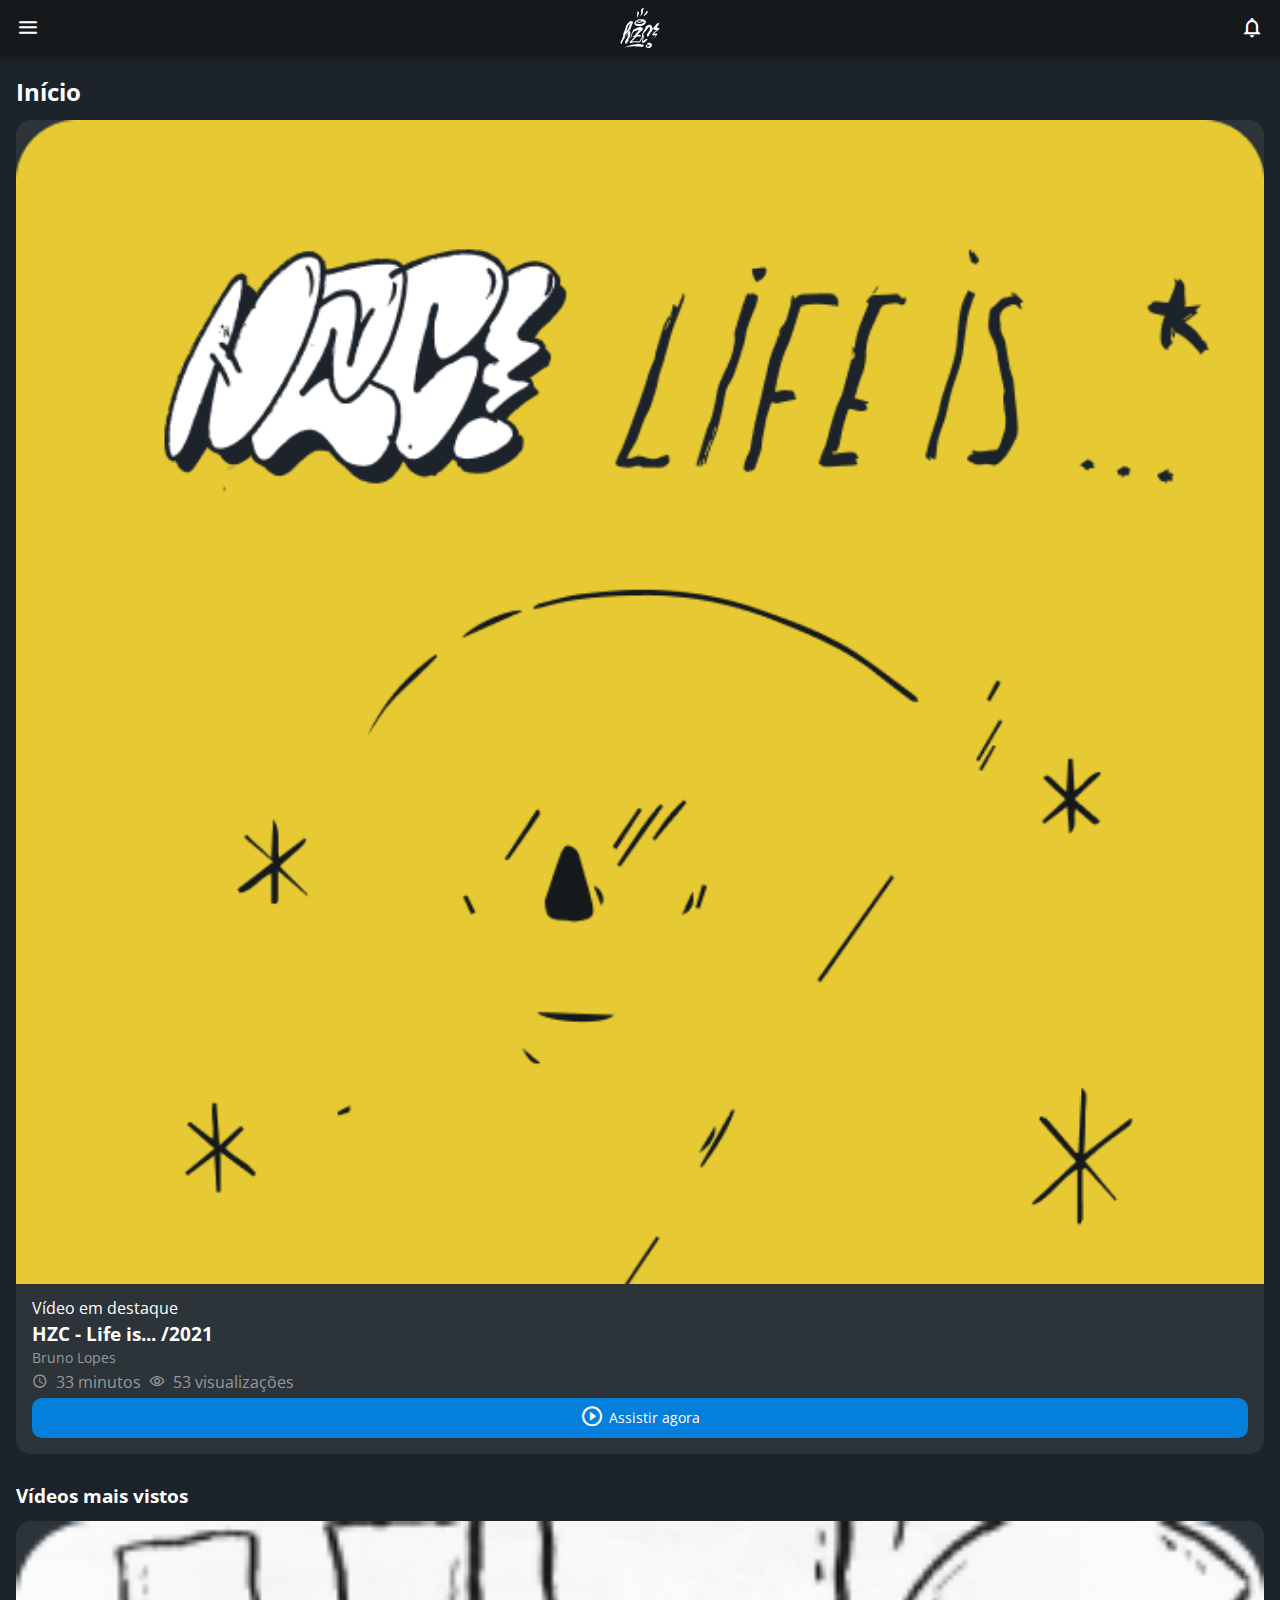
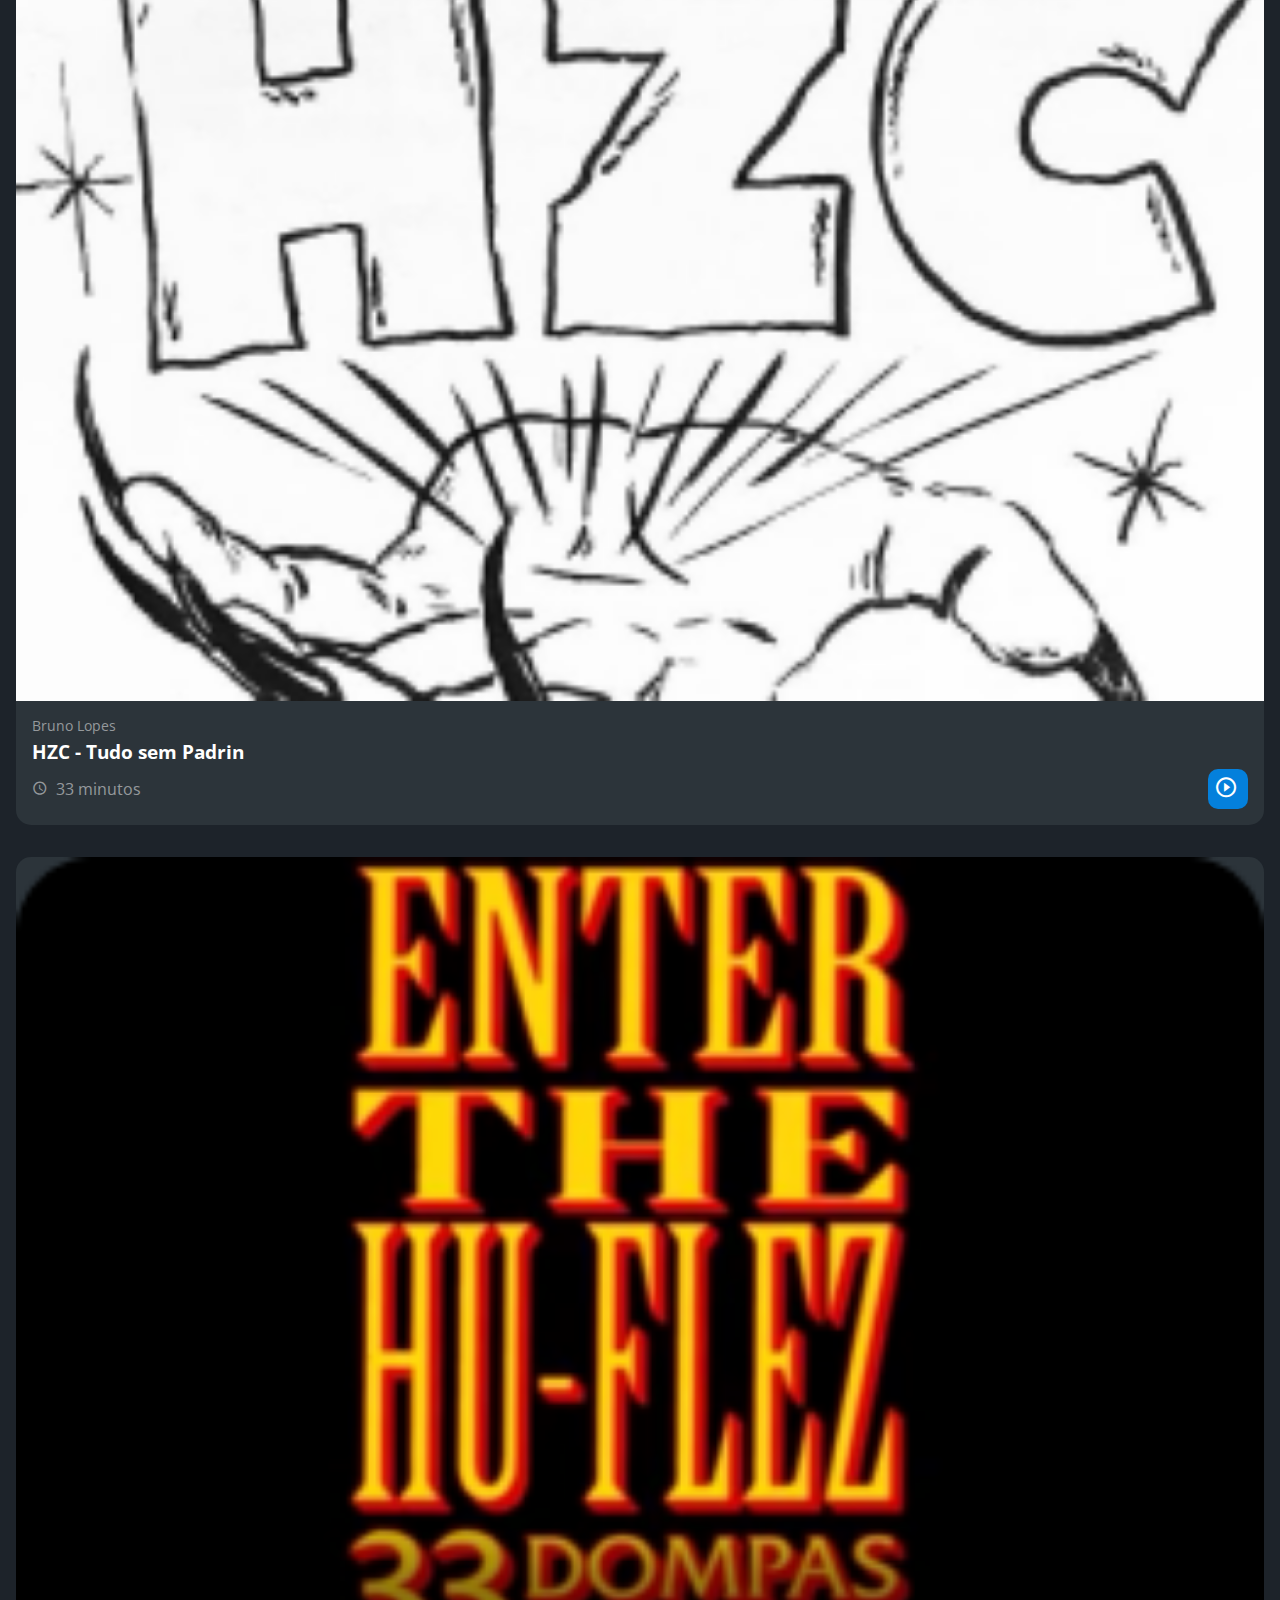
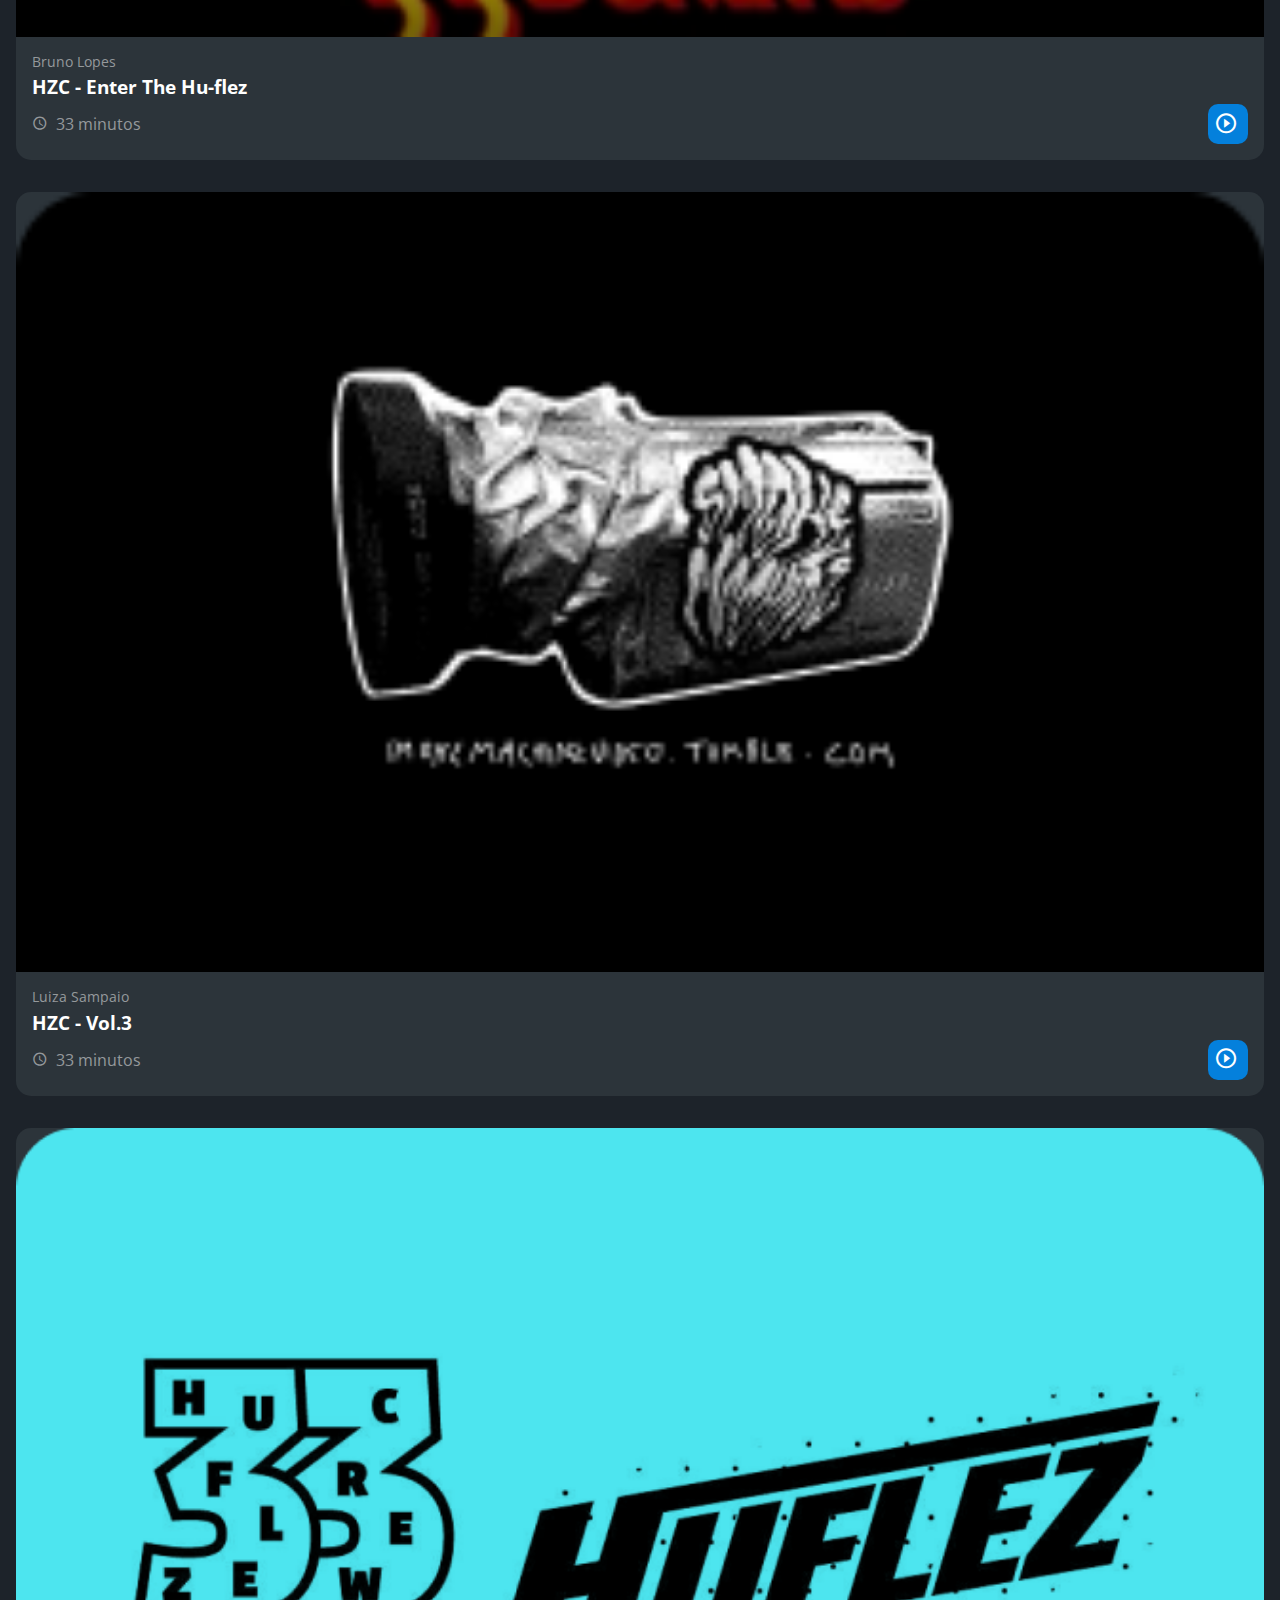
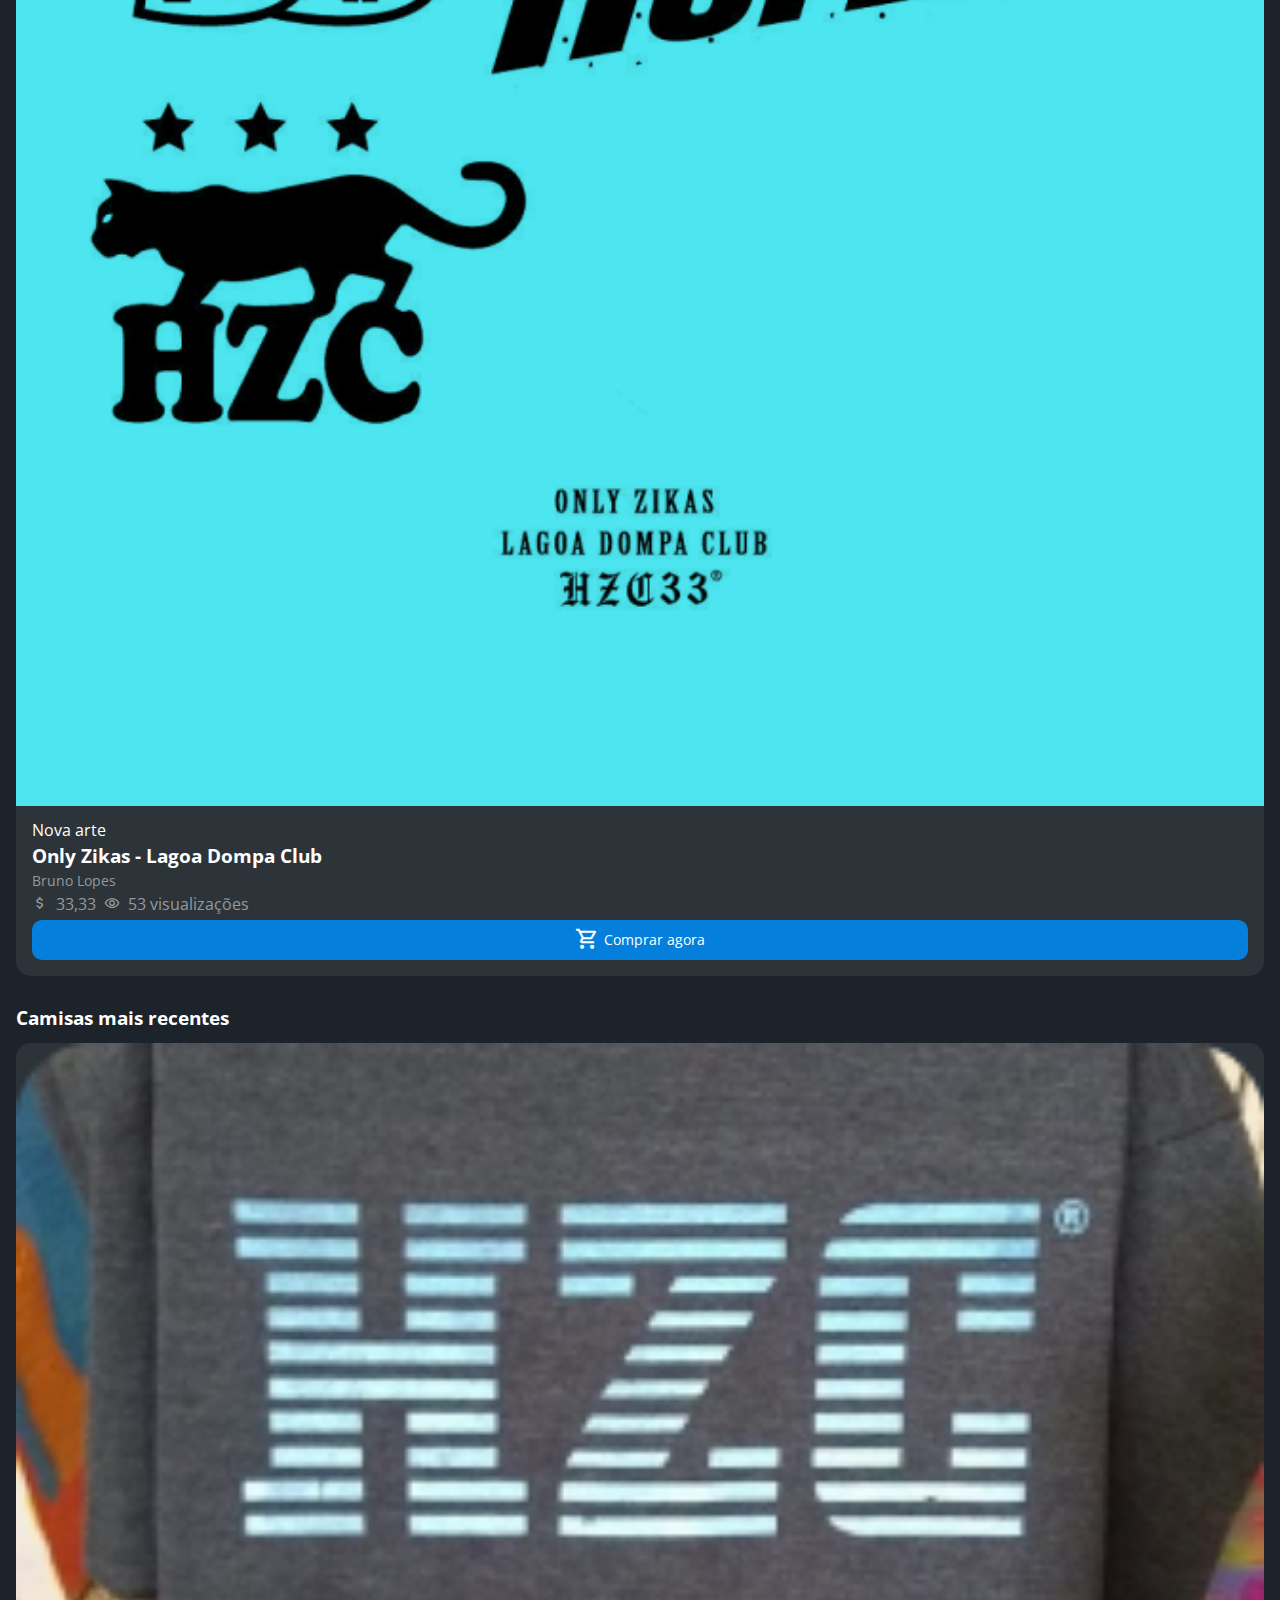
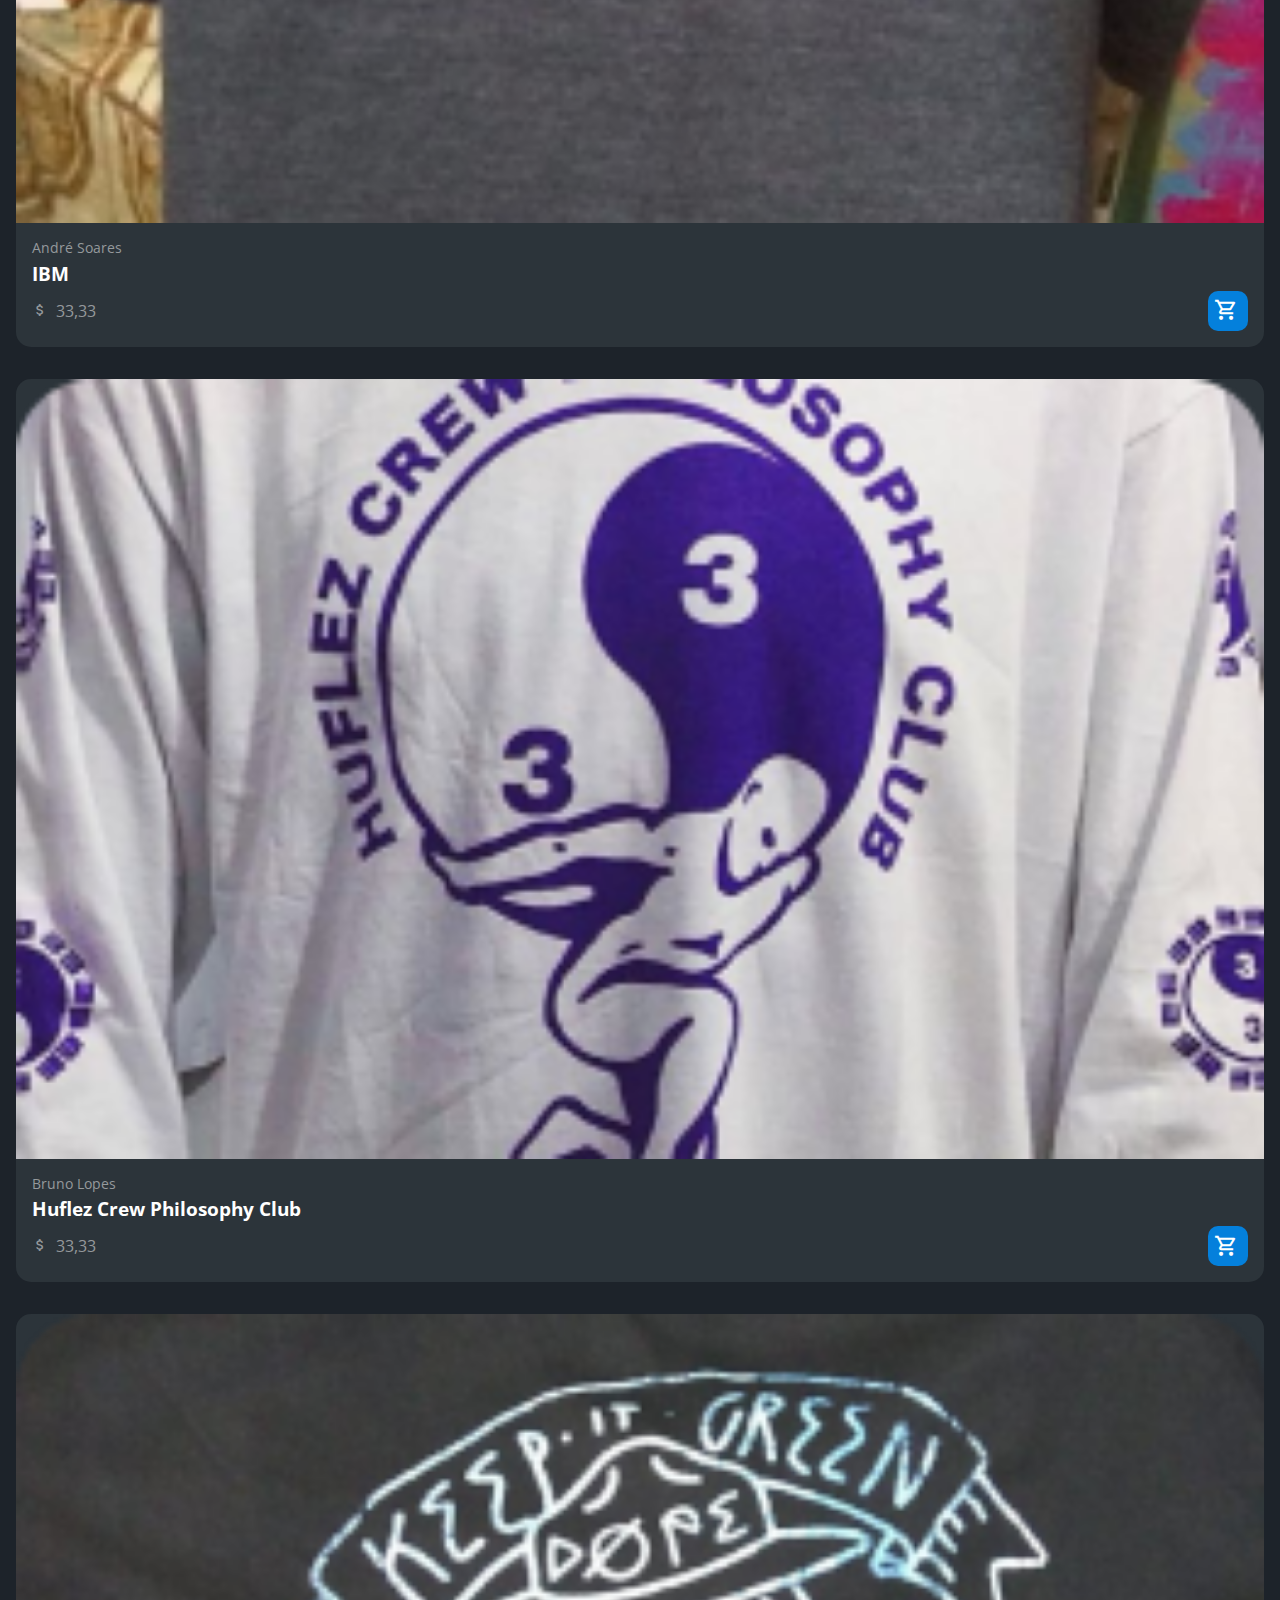
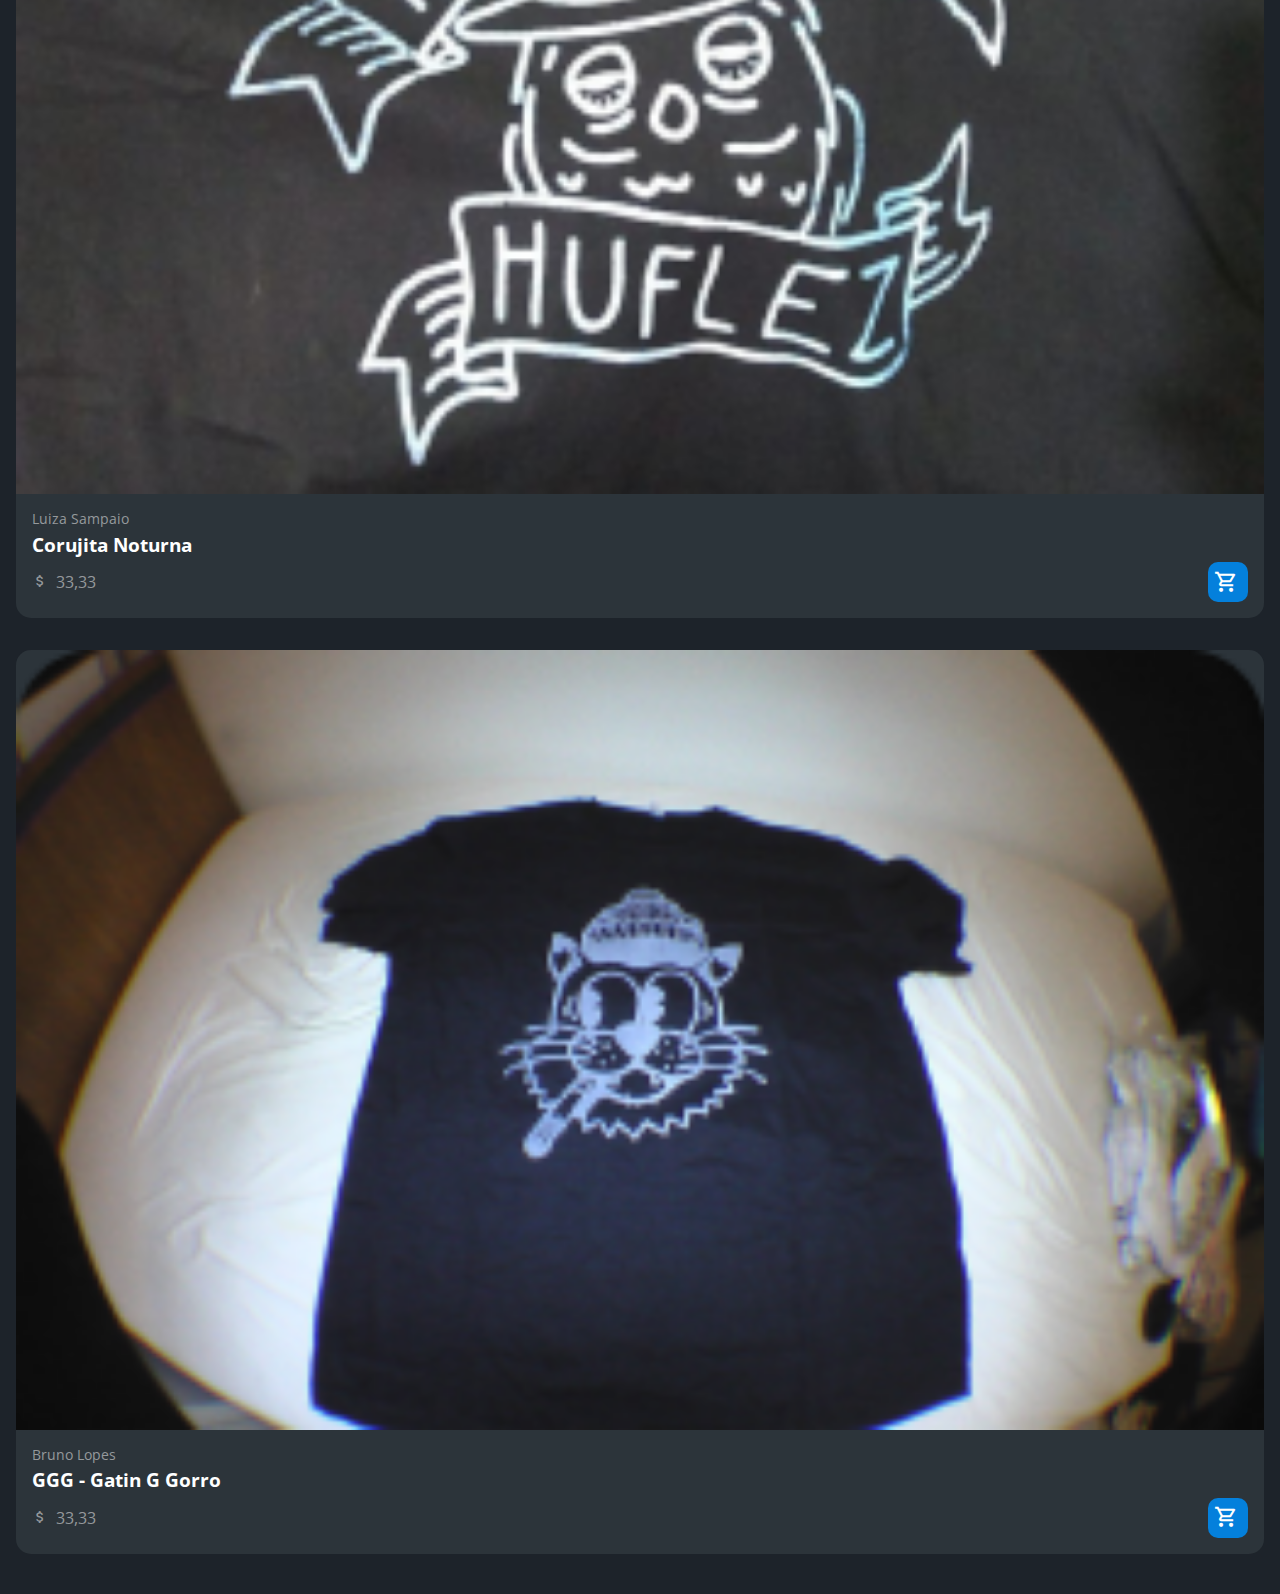
<file: index.html>
<!DOCTYPE html>
<html lang="pt-br">
<head>
    <meta charset="UTF-8">
    <meta name="viewport" content="width=device-width, initial-scale=1.0">
    <title>HZC | Home</title>
    <link rel="preconnect" href="https://fonts.googleapis.com">
    <link rel="preconnect" href="https://fonts.gstatic.com" crossorigin>
    <link rel="stylesheet" href="https://fonts.googleapis.com/css2?family=Open+Sans:wght@400;600;700&display=swap">
    <link rel="stylesheet" href="./assets/css/reset.css">
    <link rel="stylesheet" href="./assets/css/estilos.css">
</head>
<body>
    
    <header class="cabecalho">
        
        <button class="cabecalho__menu" area-labe="Menu"><i></i></button>
        <img class="cabecalho__logo" src="./assets/img/logo.svg" alt="Logotipo da HZC">

        <p class="cabecalho__perfil">Bruno Lopes</p>


        
        <button class="cabecalho__notificacao" area-label="Notificação"><i></i></button>
        
    </header>

    <nav class="menu-lateral">
        <img src="./assets/img/logo.svg" alt="Logotipo da HZC" class="menu-lateral__logo">
        <a href="#" class="menu-lateral__link menu-lateral__link--inicio menu-lateral__link--ativo">Início</a>
        <a href="#" class="menu-lateral__link menu-lateral__link--videos">Vídeos</a>
        <a href="picos.html" class="menu-lateral__link menu-lateral__link--picos">Picos</a>
        <a href="#" class="menu-lateral__link menu-lateral__link--integrantes">Integrantes</a>
        <a href="#" class="menu-lateral__link menu-lateral__link--camisas">Camisas</a>
        <a href="#" class="menu-lateral__link menu-lateral__link--pinturas">Pinturas</a>
    </nav>

    <main class="principal">
        <h2 class="titulo-pagina">Início</h2>
        <article class="cartao cartao--destaque video-destaque">
           <img src="./assets/img/banner-mobile_1.png" alt="Banner do cartão" class="cartao__imagem cartao_imagem--mobile">
           <img src="./assets/img/banner_1.png" alt="Banner do cartão" class="cartao__imagem cartao_imagem--desktop">
           <div class="cartao__conteudo">
                <p class="catao__destaque">Vídeo em destaque</p>
                <h3 class="cartao__titulo">HZC - Life is... /2021</h3>
                <p class="cartao__perfil">Bruno Lopes</p>
                <p class="cartao__info cartao__info--tempo">33 minutos</p>
                <p class="cartao__info cartao__info--visualizacao">53 visualizações</p>
                <button class="cartao__botao cartao__botao--play cartao__botao--destaque">Assistir agora</button>
           </div> 
        </article>

        <article class=" cartao cartao--recentes videos-recentes">
            <h3 class="cartao__titulo">Vídeos recentes</h3>
            <a href="#" class="cartao__link">Ver todos</a>
            <ul class="cartao__lista">
                <li class="cartao__item">
                    <img src="assets/img/miniatura_1.png" alt="Thumbnail" class="cartao__item-thumbnail">
                    <h4 class="cartao__item-titulo">HZC - Love Machine</h4>
                    <p class="cartao__item-perfil">Júlia Fonseca</p>
                </li>
                
                <li class="cartao__item">
                    <img src="assets/img/miniatura_2.png" alt="Thumbnail" class="cartao__item-thumbnail">
                    <h4 class="cartao__item-titulo">HZC - VOL.3</h4>
                    <p class="cartao__item-perfil">Júlia Fonseca</p>
                </li>
                
                <li class="cartao__item">
                    <img src="assets/img/miniatura_3.png" alt="Thumbnail" class="cartao__item-thumbnail">
                    <h4 class="cartao__item-titulo">HZC - Pescaria na Urca</h4>
                    <p class="cartao__item-perfil">Júlia Fonseca</p>
                </li>
                
                <li class="cartao__item">
                    <img src="assets/img/miniatura_4.png" alt="Thumbnail" class="cartao__item-thumbnail">
                    <h4 class="cartao__item-titulo">Vidalocagi - Guerreiros do Asfalto</h4>
                    <p class="cartao__item-perfil">Júlia Fonseca</p>
                </li>
                
                <li class="cartao__item">
                    <img src="assets/img/miniatura_5.png" alt="Thumbnail" class="cartao__item-thumbnail">
                    <h4 class="cartao__item-titulo">Vidalocagi - Não importa o nível</h4>
                    <p class="cartao__item-perfil">Júlia Fonseca</p>
                </li>
            </ul>

        </article>
        
        <section class="secao secao-videos">
            <h3 class="titulo-secao">Vídeos mais vistos</h3>
            <article class="cartao cartao--destaque">
                <img src="./assets/img/video_1.png" alt="Vídeo" class="cartao__imagem">
                <div class="cartao__conteudo">
                    <p class="cartao__perfil">Bruno Lopes</p> 
                    <h3 class="cartao__titulo">HZC - Tudo sem Padrin</h3>
                     <p class="cartao__info cartao__info--tempo">33 minutos</p>
                     <button class="cartao__botao cartao__botao--play" aria-label="Assistir agora"></button>
                </div> 
             </article>

             <article class="cartao cartao--destaque">
                <img src="./assets/img/video_2.png" alt="Vídeo" class="cartao__imagem">
                <div class="cartao__conteudo">
                    <p class="cartao__perfil">Bruno Lopes</p> 
                    <h3 class="cartao__titulo">HZC - Enter The Hu-flez</h3>
                     <p class="cartao__info cartao__info--tempo">33 minutos</p>
                     <button class="cartao__botao cartao__botao--play" aria-label="Assistir agora"></button>
                </div> 
             </article>

             <article class="cartao cartao--destaque">
                <img src="./assets/img/video_4.png" alt="Vídeo" class="cartao__imagem">
                <div class="cartao__conteudo">
                    <p class="cartao__perfil">Luiza Sampaio</p> 
                    <h3 class="cartao__titulo">HZC - Vol.3</h3>
                     <p class="cartao__info cartao__info--tempo">33 minutos</p>
                     <button class="cartao__botao cartao__botao--play" aria-label="Assistir agora"></button>
                </div> 
             </article>

        </section>

        <article class=" cartao cartao--recentes artes-recentes">
            <h3 class="cartao__titulo">Nova arte</h3>
            <a href="#" class="cartao__link">Ver todos</a>
            <ul class="cartao__lista">
                <li class="cartao__item">
                    <img src="assets/img/nova-arte_01.png" alt="Thumbnail" class="cartao__item-thumbnail">
                    <h4 class="cartao__item-titulo">Sem título 01</h4>
                    <p class="cartao__item-perfil">Antonio Tebyriçá</p>
                </li>
                
                <li class="cartao__item">
                    <img src="assets/img/nova-arte_02.png" alt="Thumbnail" class="cartao__item-thumbnail">
                    <h4 class="cartao__item-titulo">Sem título 02</h4>
                    <p class="cartao__item-perfil">Antonio Tebyriçá</p>
                </li>
                
                <li class="cartao__item">
                    <img src="assets/img/nova-arte_03.png" alt="Thumbnail" class="cartao__item-thumbnail">
                    <h4 class="cartao__item-titulo">Segurança</h4>
                    <p class="cartao__item-perfil">Raphael Gibson</p>
                </li>
                
                <li class="cartao__item">
                    <img src="assets/img/nova-arte_04.png" alt="Thumbnail" class="cartao__item-thumbnail">
                    <h4 class="cartao__item-titulo">Malunguisse</h4>
                    <p class="cartao__item-perfil">Carolina Canavaro</p>
                </li>
                
                <li class="cartao__item">
                    <img src="assets/img/nova-arte_05.png" alt="Thumbnail" class="cartao__item-thumbnail">
                    <h4 class="cartao__item-titulo">Coroa da converse</h4>
                    <p class="cartao__item-perfil">Nikolas de Murtas</p>
                </li>

                <li class="cartao__item">
                    <img src="assets/img/nova-arte_06.png" alt="Thumbnail" class="cartao__item-thumbnail">
                    <h4 class="cartao__item-titulo">Segurança</h4>
                    <p class="cartao__item-perfil">Raphael Gibson</p>
                </li>

                <li class="cartao__item">
                    <img src="assets/img/nova-arte_07.png" alt="Thumbnail" class="cartao__item-thumbnail">
                    <h4 class="cartao__item-titulo">Sem título 03</h4>
                    <p class="cartao__item-perfil">Antonio Tebyriçá</p>
                </li>
            </ul>
            
        </article>

        <article class="cartao cartao--destaque destaque-arte">
           <img src="./assets/img/banner-mobile_2.png" alt="Banner do cartão" class="cartao__imagem cartao_imagem--mobile">
           <img src="./assets/img/banner_2.png" alt="Banner do cartão" class="cartao__imagem cartao_imagem--desktop">
           <div class="cartao__conteudo">
                <p class="catao__destaque">Nova arte</p>
                <h3 class="cartao__titulo">Only Zikas - Lagoa Dompa Club</h3>
                <p class="cartao__perfil">Bruno Lopes</p>
                <p class="cartao__info cartao__info--moeda">33,33 </p>
                <p class="cartao__info cartao__info--visualizacao">53 visualizações</p>
                <button class="cartao__botao cartao__botao--compra cartao__botao--destaque">Comprar agora</button>
           </div> 
        </article>

        <section class="secao secao-produtos">
            <h3 class="titulo-secao">Camisas mais recentes</h3>
            <article class="cartao cartao--destaque">
                <img src="./assets/img/produto_1.png" alt="Camisa" class="cartao__imagem">
                <div class="cartao__conteudo">
                    <p class="cartao__perfil">André Soares</p> 
                    <h3 class="cartao__titulo">IBM</h3>
                     <p class="cartao__info cartao__info--moeda">33,33</p>
                     <button class="cartao__botao cartao__botao--compra" aria-label="Comprar agora"></button>
                </div> 
             </article>

             <article class="cartao cartao--destaque">
                <img src="./assets/img/produto_2.png" alt="Camisa" class="cartao__imagem">
                <div class="cartao__conteudo">
                    <p class="cartao__perfil">Bruno Lopes</p> 
                    <h3 class="cartao__titulo">Huflez Crew Philosophy Club</h3>
                     <p class="cartao__info cartao__info--moeda">33,33</p>
                     <button class="cartao__botao cartao__botao--compra" aria-label="Comprar agora"></button>
                </div> 
             </article>

             <article class="cartao cartao--destaque">
                <img src="./assets/img/produto_3.png" alt="Camisa" class="cartao__imagem">
                <div class="cartao__conteudo">
                    <p class="cartao__perfil">Luiza Sampaio</p> 
                    <h3 class="cartao__titulo">Corujita Noturna</h3>
                     <p class="cartao__info cartao__info--moeda">33,33</p>
                     <button class="cartao__botao cartao__botao--compra" aria-label="Comprar agora"></button>
                </div> 
             </article>

             <article class="cartao cartao--destaque">
                <img src="./assets/img/produto_4.png" alt="Camisa" class="cartao__imagem">
                <div class="cartao__conteudo">
                    <p class="cartao__perfil">Bruno Lopes</p> 
                    <h3 class="cartao__titulo">GGG - Gatin G Gorro</h3>
                     <p class="cartao__info cartao__info--moeda">33,33</p>
                     <button class="cartao__botao cartao__botao--compra" aria-label="Comprar agora"></button>
                </div> 
             </article>
        </section>

    </main>

    <script src="index.js"></script>

</body>
</html>
</file>
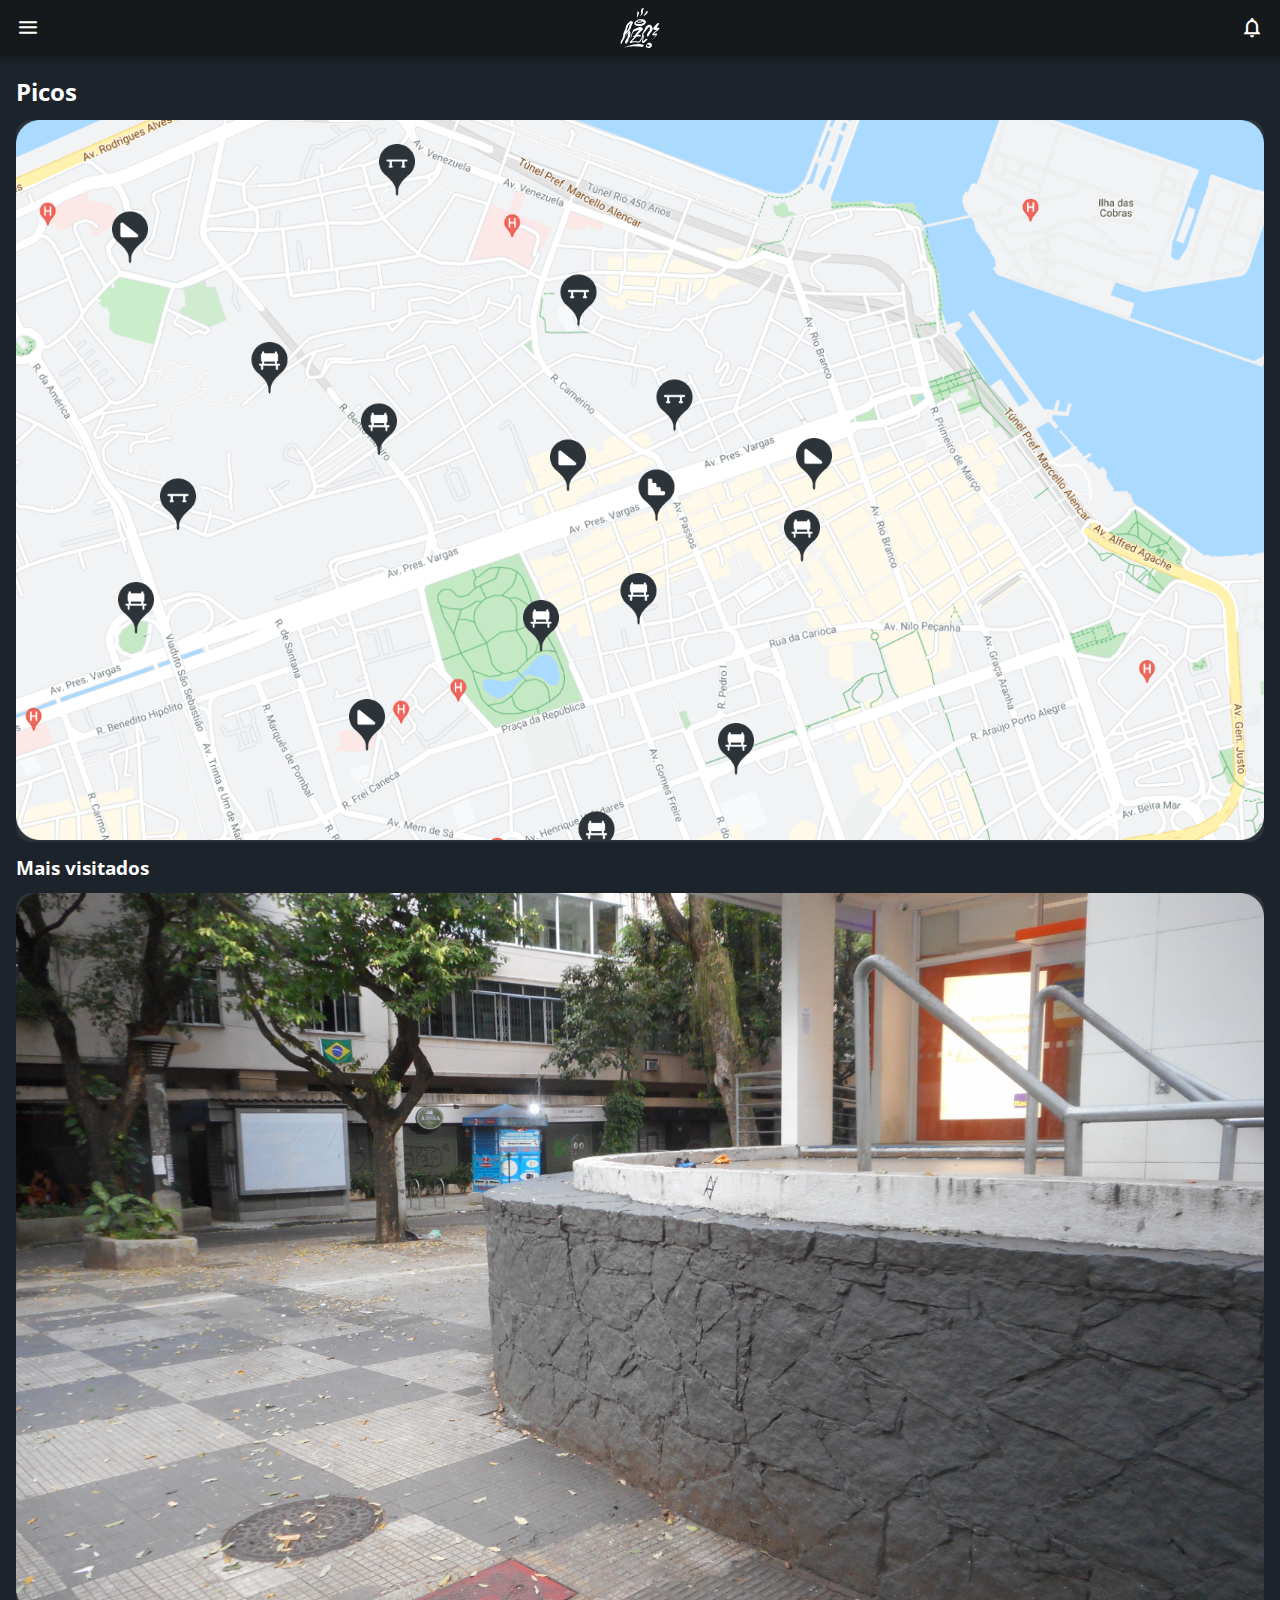
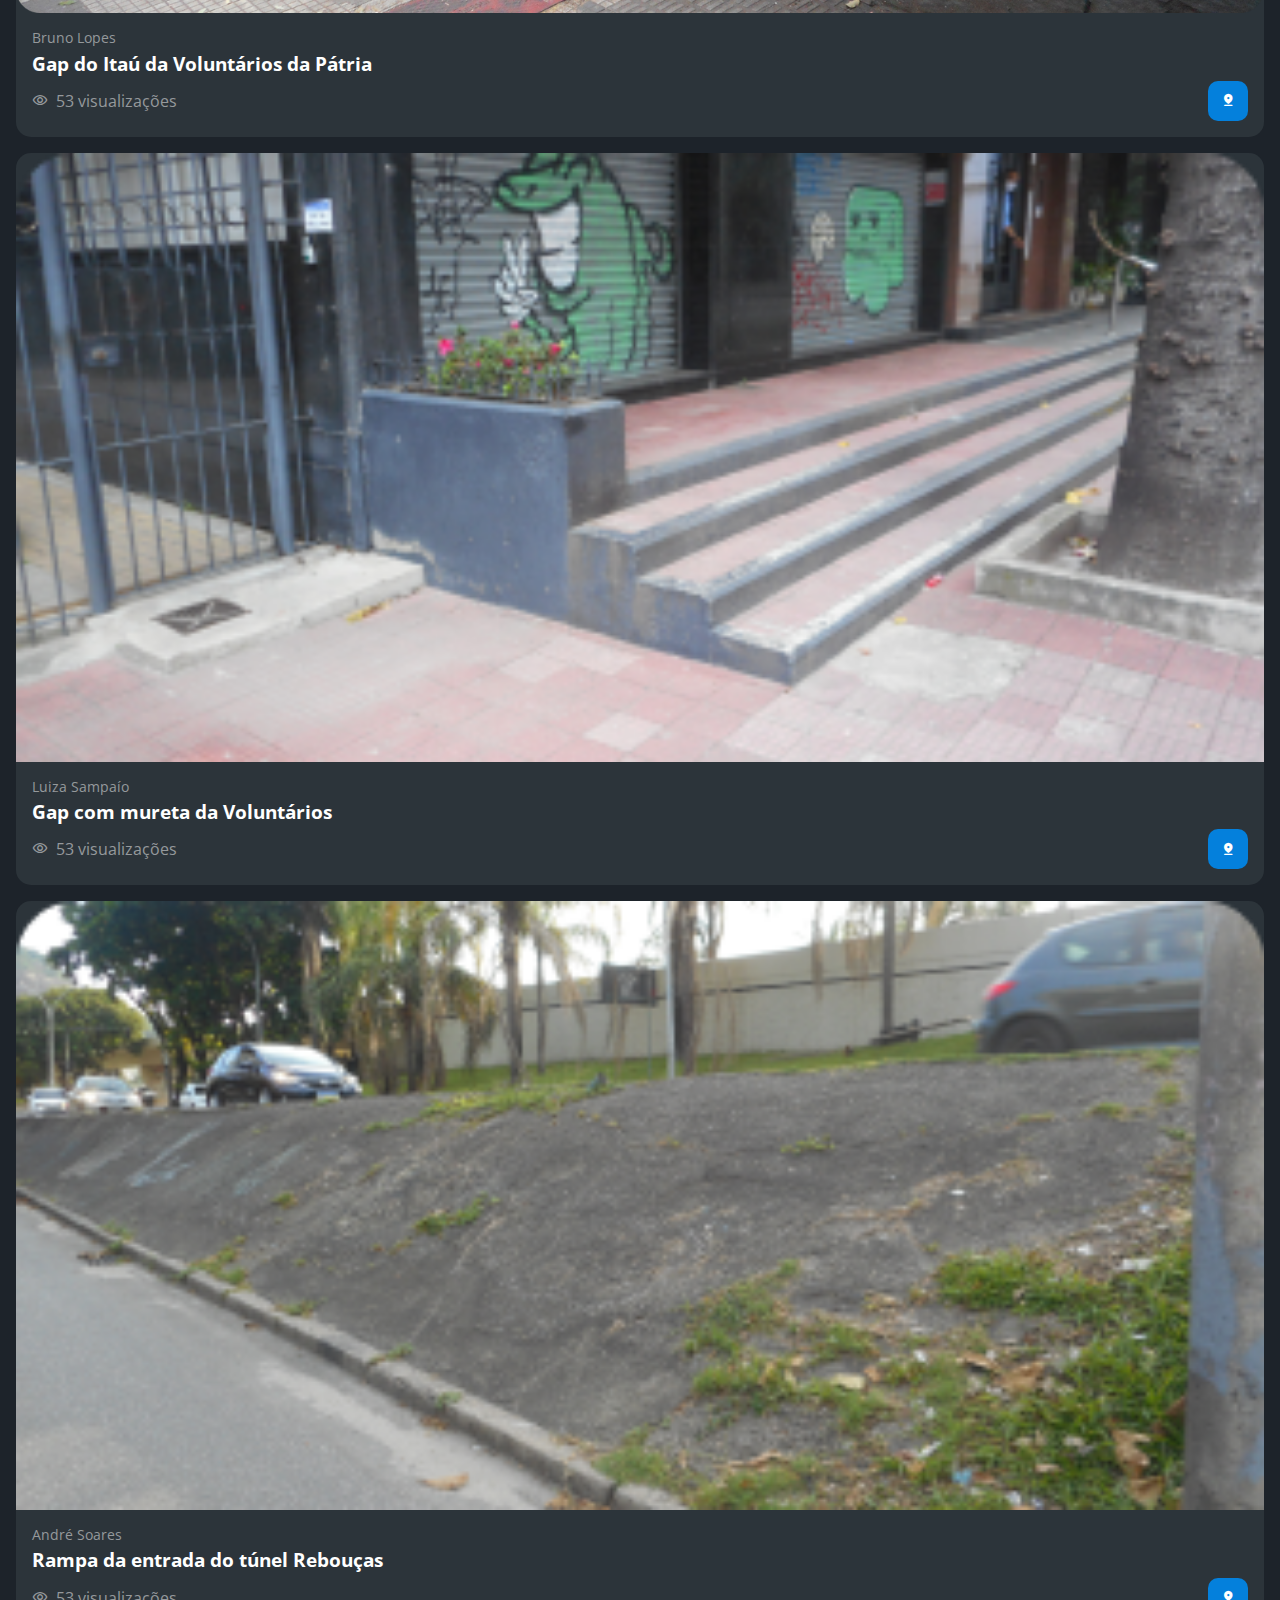
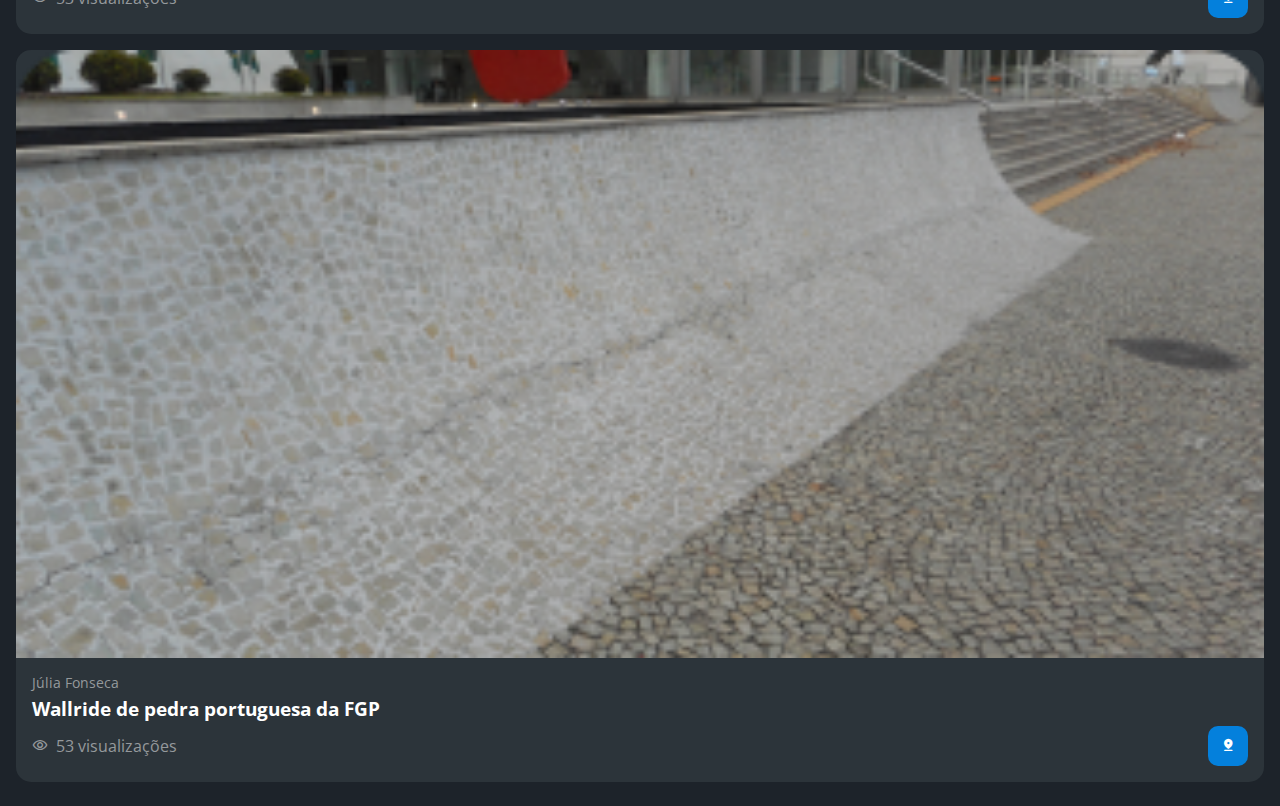
<file: picos.html>
<!DOCTYPE html>
<html lang="pt-br">
<head>
    <meta charset="UTF-8">
    <meta name="viewport" content="width=device-width, initial-scale=1.0">
    <title>HZC|Picos</title>
    <link rel="preconnect" href="https://fonts.googleapis.com">
    <link rel="preconnect" href="https://fonts.gstatic.com" crossorigin>
    <link rel="stylesheet" href="https://fonts.googleapis.com/css2?family=Open+Sans:wght@400;600;700&display=swap">
    <link rel="stylesheet" href="./assets/css/reset.css">
    <link rel="stylesheet" href="./assets/css/estilos.css">
</head>
<body>
    
    <header class="cabecalho">
        
        <button class="cabecalho__menu" area-labe="Menu"><i></i></button>
        <img class="cabecalho__logo" src="./assets/img/logo.svg" alt="Logotipo da HZC">

        <p class="cabecalho__perfil">Bruno Lopes</p>

        <button class="cabecalho__notificacao" area-label="Notificação"><i></i></button>

        
    </header>

    <nav class="menu-lateral">
        <img src="./assets/img/logo.svg" alt="Logotipo da HZC" class="menu-lateral__logo">
        <a href="index.html" class="menu-lateral__link menu-lateral__link--inicio menu-lateral__link--ativo">Início</a>
        <a href="#" class="menu-lateral__link menu-lateral__link--videos">Vídeos</a>
        <a href="#" class="menu-lateral__link menu-lateral__link--picos">Picos</a>
        <a href="#" class="menu-lateral__link menu-lateral__link--integrantes">Integrantes</a>
        <a href="#" class="menu-lateral__link menu-lateral__link--camisas">Camisas</a>
        <a href="#" class="menu-lateral__link menu-lateral__link--pinturas">Pinturas</a>
    </nav>

    <main class="principal principal--picos">
        <h2 class="titulo-pagina">Picos</h2>
        <article class="cartao picos-mapa video-destaque" aria-label="Mapa dos picos favoritos">
            <img src="./assets/img/mapa-picos.png" class="cartao__imagem">
        </article>
        
        <article class="cartao cartao--recentes picos-favoritos videos-recentes">
            <h3 class="cartao__titulo">Favoritos</h3>
            <a href="#" class="cartao__link">Ver todos</a>
            <ul class="cartao__lista">
            <li class="cartao__item">
                <img src="./assets/img/Rectangle 97.png" alt="Thumbnail" class="cartao__item-thumbnail">
                <h4 class="cartao__item-titulo">Wallride da FGP</h4>
                <p class="cartao__item-perfil">Júlia Fonseca</p>
            </li>
            <li class="cartao__item">
                <img src="./assets/img/Rectangle 98.png" alt="Thumbnail" class="cartao__item-thumbnail">
                <h4 class="cartao__item-titulo">Borda de valores</h4>
                <p class="cartao__item-perfil">Júlia Fonseca</p>
            </li>
            <li class="cartao__item">
                <img src="./assets/img/Rectangle 99.png" alt="Thumbnail" class="cartao__item-thumbnail">
                <h4 class="cartao__item-titulo">Wallride de Rebouças</h4>
                <p class="cartao__item-perfil">Júlia Fonseca</p>
            </li>
            <li class="cartao__item">
                <img src="./assets/img/Frame 43.png" alt="Thumbnail" class="cartao__item-thumbnail">
                <h4 class="cartao__item-titulo">Segundo setor da Praça Mauá</h4>
                <p class="cartao__item-perfil">Júlia Fonseca</p>
            </li>
            <li class="cartao__item">
                <img src="./assets/img/Rectangle 100.png" alt="Thumbnail" class="cartao__item-thumbnail">
                <h4 class="cartao__item-titulo">Borda de valores</h4>
                <p class="cartao__item-perfil">Júlia Fonseca</p>
            </li>
            <li class="cartao__item">
                <img src="./assets/img/Rectangle 101.png" alt="Thumbnail" class="cartao__item-thumbnail">
                <h4 class="cartao__item-titulo">Wallride do Rebouças</h4>
                <p class="cartao__item-perfil">Júlia Fonseca</p>
            </li>
        </ul>
        </article>
        <section class="secao picos-mais-visitados secao-videos">
            <h3 class="titulo-secao">Mais visitados</h3>
            <article class="cartao">
                <img src="./assets/img/artigo_1.png" class="cartao__imagem" alt="Vídeo">
                <div class="cartao__conteudo">
                    <p class="cartao__perfil">Bruno Lopes</p>
                    <h3 class="cartao__titulo">Gap do Itaú da Voluntários da Pátria</h3>
                    <p class="cartao__info cartao__info--visualizacao">53 visualizações</p>
                    <button class="cartao__botao cartao__botao--pico" aria-label="visualizar no mapa"></button>
                </div>
            </article>
            <article class="cartao">
                <img src="./assets/img/Rectangle 5.png" class="cartao__imagem" alt="Vídeo">
                <div class="cartao__conteudo">
                    <p class="cartao__perfil">Luiza Sampaío</p>
                    <h3 class="cartao__titulo">Gap com mureta da Voluntários</h3>
                    <p class="cartao__info cartao__info--visualizacao">53 visualizações</p>
                    <button class="cartao__botao cartao__botao--pico" aria-label="visualizar no mapa"></button>
                </div>
            </article>
            <article class="cartao">
                <img src="./assets/img/Rectangle 6.png" class="cartao__imagem" alt="Vídeo">
                <div class="cartao__conteudo">
                    <p class="cartao__perfil">André Soares</p>
                    <h3 class="cartao__titulo">Rampa da entrada do túnel Rebouças</h3>
                    <p class="cartao__info cartao__info--visualizacao">53 visualizações</p>
                    <button class="cartao__botao cartao__botao--pico" aria-label="visualizar no mapa"></button>
                </div>
            </article>
            <article class="cartao">
                <img src="./assets/img/Rectangle 7.png" class="cartao__imagem" alt="Vídeo">
                <div class="cartao__conteudo">
                    <p class="cartao__perfil">Júlia Fonseca</p>
                    <h3 class="cartao__titulo">Wallride de pedra portuguesa da FGP</h3>
                    <p class="cartao__info cartao__info--visualizacao">53 visualizações</p>
                    <button class="cartao__botao cartao__botao--pico" aria-label="visualizar no mapa"></button>
                </div>
            </article>
        </section>

    </main>

    <script src="index.js"></script>


    
</body>
</html>
</file>
<file: assets/css/estilos.css>
@font-face {
    font-family: 'icones';
    src: url(../font/icones.ttf);
}

body {
    background-color: #1D232A;
    font-family: 'Open Sans','icones', 'sans-serif';
    color: #FFFFFF;
}

.cabecalho {
    display: flex;
    justify-content: space-between;
    align-items: center;
    background-color: #15191C;
    padding: 8px 16px;
    box-shadow: 0px 4px 4px rgba(0, 0, 0, 0.16);
}

.cabecalho__menu i::before {
    content: "\e904";
    font-size: 24px;
}

.cabecalho__notificacao i::before {
    content: "\e906";
    font-size: 24px;
}

.cabecalho__logo {
    width: 40px;
}

.cabecalho__perfil {
    display: none;
}

.menu-lateral {
    display:flex;
    flex-direction: column;
    background-color: #15191C;
    width: 75vw;
    height: 100vh;

    position: absolute;
    left: -100vw;
    transition: .25s;
}

.menu-lateral--ativo {
    left: 0;
    transition: .25s;
}

.menu-lateral__logo {
    width: 118px;
    align-self: center;
    padding: 16px;
}

.menu-lateral__link {
    height: 64px;
    color: #95999C;
    padding-left: 64px;
    display: flex;
    align-items: center;
}

.menu-lateral__link--ativo {
    color: #FFFFFF;
    padding-left: 56px;
    border-left: 8px solid #FFFFFF;
}

.menu-lateral__link::before {
    content: "\e900";
    width: 24px;
    height: 24px;
    font-size: 24px;
    position: absolute;
    left: 24px;
}

.menu-lateral__link--inicio::before {
    content: "\e902";
}

.menu-lateral__link--videos::before {
    content: "\e90e";
}

.menu-lateral__link--picos::before {
    content: "\e909";
}

.menu-lateral__link--integrantes::before {
    content: "\e903";
}

.menu-lateral__link--camisas::before {
    content: "\e900";
}

.menu-lateral__link--pinturas::before {
    content: "\e90a";
}

.principal {
    padding: 24px 16px;
    display: grid;
    gap: 16px;
}

.titulo-pagina {
    font-size: 1.5rem;
    font-weight: 700;
}

.titulo-secao {
    font-size: 1.2rem;
    font-weight: 700;
}

.cartao {
    width: 100%;
    border-radius: 15px;
    overflow: hidden;
    background-color: #2C343A;
}

.cartao--destaque {
    margin-bottom: 16px;
}

.cartao__conteudo {
    padding: 16px;
    display: grid;
    grid-template-columns: auto 1fr;
    gap: 8px;
}

.catao__destaque {
    grid-column: span 2;
}

.cartao__titulo {
    font-size: 1.2rem;
    font-weight: 700;
    grid-column: span 2;
}

.cartao__perfil {
    color: #95999C;
    font-size: 0.9rem;
    grid-column: span 2;
}

.cartao__info {
    display: flex;
    align-items: center;
    color: #95999C;
}

.cartao__info--tempo::before {
    content: "\e90c";
    margin-right: 8px;
}

.cartao__info--moeda::before {
    content: "\e905";
    margin-right: 8px;
}

.cartao__info--visualizacao:before {
    content: "\e90f";
    margin-right: 8px;
}

.cartao__botao {
    display: flex;
    justify-content: center;
    align-items: center;
    background-color: #0480DC;
    width: 40px;
    height: 40px;
    border-radius: 10px;
    font-size: 0.9rem;
    justify-self: flex-end;
}

.cartao__botao--play::before {
    content: "\e90b";
    font-size: 24px;
    margin-right: 5px;
}

.cartao__botao--compra::before {
    content: "\e901";
    font-size: 24px;
    margin-right: 5px;
}

.cartao__botao--destaque {
    width: 100%;
    grid-column: span 2;
}

.cartao__destaque::before {
    margin-right: 8px;
}

.secao {
    display: grid;
    gap: 16px;
}

.cartao--recentes {
    display: none;
}

.cartao_imagem--desktop{
    display: none;
}

.cartao_imagem--mobile{
    display: block;
}

.cartao__botao--pico::before{
    content: "\e908" ;
}


@media screen and (min-width:1440px ) {
    body {
        display: grid;
        grid-template-columns: auto 1fr;
    }

    .cartao--destaque {
        margin-bottom: 0;
    }

    .cartao--recentes {
        margin-bottom: 0;
    }

    .cartao_imagem--desktop{
        display: block;
    }

    .cartao_imagem--mobile{
        display: none;
    }

    .cabecalho {
        background-color: #1D232A;
        display: grid;
        column-gap: 32px;
        grid-template-columns: 1fr auto;
        padding: 16px 60px;
        height: 80px;
        box-sizing: border-box;
        grid-column: 2;
    }

    .cabecalho__menu {
        display: none;
    }

    .cabecalho__logo {
        display: none;
    }

    .cabecalho__perfil{
        display: grid;
        grid-template-columns: repeat(3, auto);
        column-gap: 8px;
        align-items: center;
        justify-self: flex-end;
        color: #95999C;
        padding: 8px 32px;
        border-right: 1px solid #95999C;
    }

    .cabecalho__perfil::before {
        content: "";
        display: block;
        width: 32px;
        height: 32px;
        background-image: url(/assets/img/profile_2.png);
        background-size: contain;
        background-repeat: no-repeat;
        background-position: center;
    }

    .cabecalho__perfil::after {
        content: "\e90d";
        color: #FFFFFF;
        font-size: 1.5rem;

    }

    .menu-lateral {
        position: static;
        width: 200px;
        height: 100%;
        grid-column: 1;
        grid-row: 1 / span 2;
    }

    .principal{
        display: grid;
        grid-template-columns: auto 1fr auto;
        column-gap: 32px;
        padding: 16px 60px;
        grid-column: 2;

        grid-template-areas: 
            "titulo-pagina titulo-pagina titulo-pagina"
            "video-destaque video-destaque videos-recentes"
            "secao-videos secao-videos secao-videos"
            "artes-recentes destaque-arte destaque-arte"
            "secao-produtos secao-produtos secao-produtos"
        ;
    }

    .cartao__botao--destaque {
        grid-column: auto;
        padding: 16px 8px;
    }

    .cartao--recentes {
        display: grid;
        grid-template-columns: repeat(2, auto);
        align-items: center;
        row-gap: 24px;
        width: 256px;
        padding: 16px;
        box-sizing: border-box;
        align-self: flex-start;
    }

    .cartao--recentes .cartao__titulo {
        grid-column: auto;
    }

    .cartao__link {
        font-size: 0.8rem;
        font-weight: 600;
        color: #0480DC;
        justify-self: flex-end;
    }

    .cartao__lista {
        display: grid;
        row-gap: 16px;
        grid-column: span 2;
    }

    .cartao__item {
        display: grid;
        grid-template-columns: auto 1fr;
        gap: 8px;
    }

    .cartao__item-thumbnail {
        grid-row: span 2;
    }

    .cartao__item-titulo {
        font-size: 0.9rem;
        line-height: 1.2rem;
        font-weight: 700;
    }

    .cartao__item-perfil {
        font-size: 0.8rem;
        color: #95999C;
    }

    .video-destaque {
        grid-area: video-destaque;
    }

    .videos-recentes {
        grid-area: videos-recentes;
    }

    .secao-videos {
        grid-area: secao-videos;
    }

    .destaque-arte {
        grid-area: destaque-arte;
    }

    .artes-recentes {
        grid-area: artes-recentes;
    }

    .secao-produtos {
        grid-area: secao-produtos;
    }

    .secao {
        grid-template-columns: repeat(4, 1fr);
    }

    .titulo-secao {
        grid-column: span 4;
    }




}
</file>
